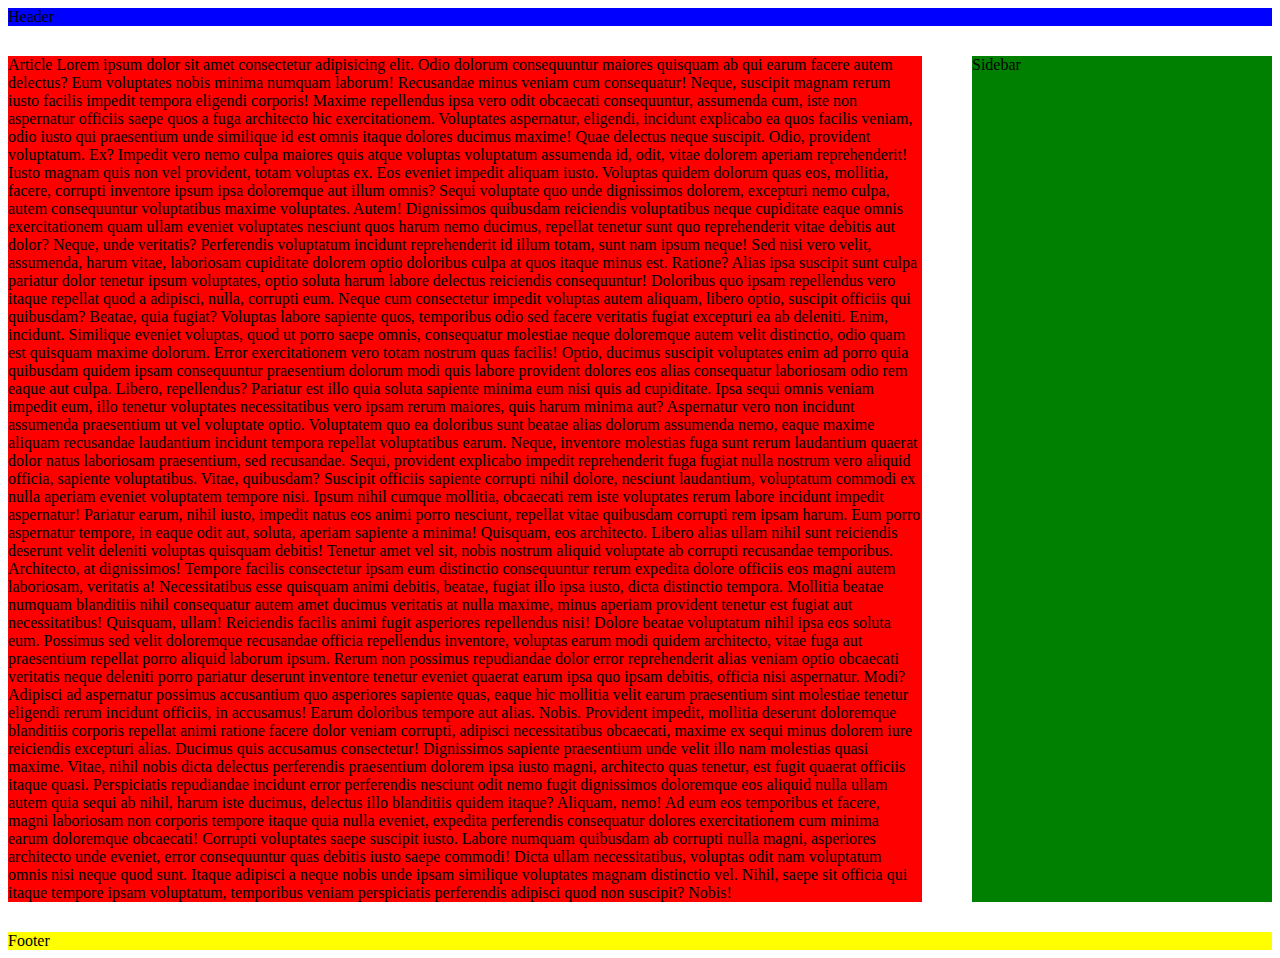
<file: scratch/index.html>
<!DOCTYPE html>
<html lang="en">
<head>
  <meta charset="UTF-8">
  <meta name="viewport" content="width=device-width, initial-scale=1.0">
  <title>CSS Grid Layout</title>
  <link rel="stylesheet" href="style.css">
</head>
<body>
  <div class="container">
    <header>Header</header>
    <article>Article Lorem ipsum dolor sit amet consectetur adipisicing elit. Odio dolorum consequuntur maiores quisquam ab qui earum facere autem delectus? Eum voluptates nobis minima numquam laborum! Recusandae minus veniam cum consequatur!
    Neque, suscipit magnam rerum iusto facilis impedit tempora eligendi corporis! Maxime repellendus ipsa vero odit obcaecati consequuntur, assumenda cum, iste non aspernatur officiis saepe quos a fuga architecto hic exercitationem.
    Voluptates aspernatur, eligendi, incidunt explicabo ea quos facilis veniam, odio iusto qui praesentium unde similique id est omnis itaque dolores ducimus maxime! Quae delectus neque suscipit. Odio, provident voluptatum. Ex?
    Impedit vero nemo culpa maiores quis atque voluptas voluptatum assumenda id, odit, vitae dolorem aperiam reprehenderit! Iusto magnam quis non vel provident, totam voluptas ex. Eos eveniet impedit aliquam iusto.
    Voluptas quidem dolorum quas eos, mollitia, facere, corrupti inventore ipsum ipsa doloremque aut illum omnis? Sequi voluptate quo unde dignissimos dolorem, excepturi nemo culpa, autem consequuntur voluptatibus maxime voluptates. Autem!
    Dignissimos quibusdam reiciendis voluptatibus neque cupiditate eaque omnis exercitationem quam ullam eveniet voluptates nesciunt quos harum nemo ducimus, repellat tenetur sunt quo reprehenderit vitae debitis aut dolor? Neque, unde veritatis?
    Perferendis voluptatum incidunt reprehenderit id illum totam, sunt nam ipsum neque! Sed nisi vero velit, assumenda, harum vitae, laboriosam cupiditate dolorem optio doloribus culpa at quos itaque minus est. Ratione?
    Alias ipsa suscipit sunt culpa pariatur dolor tenetur ipsum voluptates, optio soluta harum labore delectus reiciendis consequuntur! Doloribus quo ipsam repellendus vero itaque repellat quod a adipisci, nulla, corrupti eum.
    Neque cum consectetur impedit voluptas autem aliquam, libero optio, suscipit officiis qui quibusdam? Beatae, quia fugiat? Voluptas labore sapiente quos, temporibus odio sed facere veritatis fugiat excepturi ea ab deleniti.
    Enim, incidunt. Similique eveniet voluptas, quod ut porro saepe omnis, consequatur molestiae neque doloremque autem velit distinctio, odio quam est quisquam maxime dolorum. Error exercitationem vero totam nostrum quas facilis!
    Optio, ducimus suscipit voluptates enim ad porro quia quibusdam quidem ipsam consequuntur praesentium dolorum modi quis labore provident dolores eos alias consequatur laboriosam odio rem eaque aut culpa. Libero, repellendus?
    Pariatur est illo quia soluta sapiente minima eum nisi quis ad cupiditate. Ipsa sequi omnis veniam impedit eum, illo tenetur voluptates necessitatibus vero ipsam rerum maiores, quis harum minima aut?
    Aspernatur vero non incidunt assumenda praesentium ut vel voluptate optio. Voluptatem quo ea doloribus sunt beatae alias dolorum assumenda nemo, eaque maxime aliquam recusandae laudantium incidunt tempora repellat voluptatibus earum.
    Neque, inventore molestias fuga sunt rerum laudantium quaerat dolor natus laboriosam praesentium, sed recusandae. Sequi, provident explicabo impedit reprehenderit fuga fugiat nulla nostrum vero aliquid officia, sapiente voluptatibus. Vitae, quibusdam?
    Suscipit officiis sapiente corrupti nihil dolore, nesciunt laudantium, voluptatum commodi ex nulla aperiam eveniet voluptatem tempore nisi. Ipsum nihil cumque mollitia, obcaecati rem iste voluptates rerum labore incidunt impedit aspernatur!
    Pariatur earum, nihil iusto, impedit natus eos animi porro nesciunt, repellat vitae quibusdam corrupti rem ipsam harum. Eum porro aspernatur tempore, in eaque odit aut, soluta, aperiam sapiente a minima!
    Quisquam, eos architecto. Libero alias ullam nihil sunt reiciendis deserunt velit deleniti voluptas quisquam debitis! Tenetur amet vel sit, nobis nostrum aliquid voluptate ab corrupti recusandae temporibus. Architecto, at dignissimos!
    Tempore facilis consectetur ipsam eum distinctio consequuntur rerum expedita dolore officiis eos magni autem laboriosam, veritatis a! Necessitatibus esse quisquam animi debitis, beatae, fugiat illo ipsa iusto, dicta distinctio tempora.
    Mollitia beatae numquam blanditiis nihil consequatur autem amet ducimus veritatis at nulla maxime, minus aperiam provident tenetur est fugiat aut necessitatibus! Quisquam, ullam! Reiciendis facilis animi fugit asperiores repellendus nisi!
    Dolore beatae voluptatum nihil ipsa eos soluta eum. Possimus sed velit doloremque recusandae officia repellendus inventore, voluptas earum modi quidem architecto, vitae fuga aut praesentium repellat porro aliquid laborum ipsum.
    Rerum non possimus repudiandae dolor error reprehenderit alias veniam optio obcaecati veritatis neque deleniti porro pariatur deserunt inventore tenetur eveniet quaerat earum ipsa quo ipsam debitis, officia nisi aspernatur. Modi?
    Adipisci ad aspernatur possimus accusantium quo asperiores sapiente quas, eaque hic mollitia velit earum praesentium sint molestiae tenetur eligendi rerum incidunt officiis, in accusamus! Earum doloribus tempore aut alias. Nobis.
    Provident impedit, mollitia deserunt doloremque blanditiis corporis repellat animi ratione facere dolor veniam corrupti, adipisci necessitatibus obcaecati, maxime ex sequi minus dolorem iure reiciendis excepturi alias. Ducimus quis accusamus consectetur!
    Dignissimos sapiente praesentium unde velit illo nam molestias quasi maxime. Vitae, nihil nobis dicta delectus perferendis praesentium dolorem ipsa iusto magni, architecto quas tenetur, est fugit quaerat officiis itaque quasi.
    Perspiciatis repudiandae incidunt error perferendis nesciunt odit nemo fugit dignissimos doloremque eos aliquid nulla ullam autem quia sequi ab nihil, harum iste ducimus, delectus illo blanditiis quidem itaque? Aliquam, nemo!
    Ad eum eos temporibus et facere, magni laboriosam non corporis tempore itaque quia nulla eveniet, expedita perferendis consequatur dolores exercitationem cum minima earum doloremque obcaecati! Corrupti voluptates saepe suscipit iusto.
    Labore numquam quibusdam ab corrupti nulla magni, asperiores architecto unde eveniet, error consequuntur quas debitis iusto saepe commodi! Dicta ullam necessitatibus, voluptas odit nam voluptatum omnis nisi neque quod sunt.
    Itaque adipisci a neque nobis unde ipsam similique voluptates magnam distinctio vel. Nihil, saepe sit officia qui itaque tempore ipsam voluptatum, temporibus veniam perspiciatis perferendis adipisci quod non suscipit? Nobis!
  </article>
    <aside>Sidebar</aside>
    <footer>Footer</footer>
  </div>
</body>
</html>
</file>
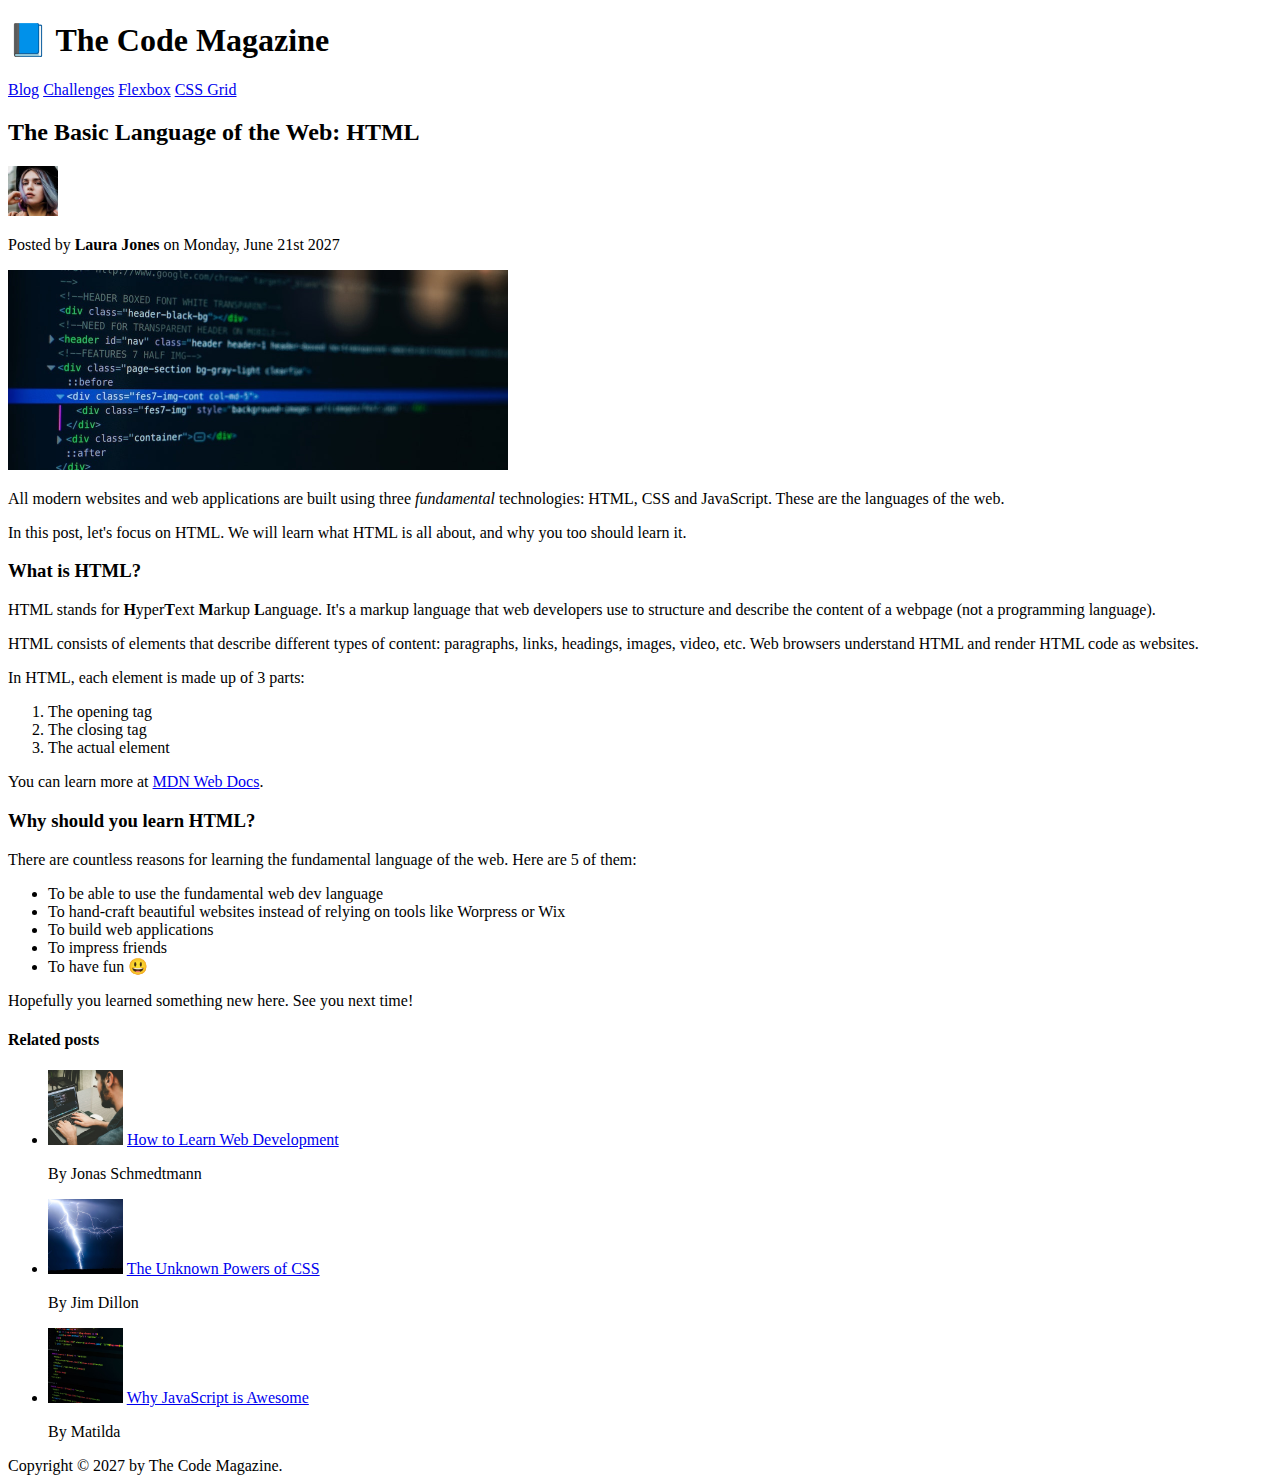
<file: html-css-course-master/final/02-HTML-Fundamentals/index.html>
<!DOCTYPE html>
<html lang="en">
  <head>
    <meta charset="UTF-8" />
    <title>The Basic Language of the Web: HTML</title>
  </head>

  <body>
    <!--
    <h1>The Basic Language of the Web: HTML</h1>
    <h2>The Basic Language of the Web: HTML</h2>
    <h3>The Basic Language of the Web: HTML</h3>
    <h4>The Basic Language of the Web: HTML</h4>
    <h5>The Basic Language of the Web: HTML</h5>
    <h6>The Basic Language of the Web: HTML</h6>
    -->

    <header>
      <h1>📘 The Code Magazine</h1>

      <nav>
        <a href="blog.html">Blog</a>
        <a href="#">Challenges</a>
        <a href="#">Flexbox</a>
        <a href="#">CSS Grid</a>
      </nav>
    </header>

    <article>
      <header>
        <h2>The Basic Language of the Web: HTML</h2>

        <img
          src="img/laura-jones.jpg"
          alt="Headshot of Laura Jones"
          height="50"
          width="50"
        />

        <p>Posted by <strong>Laura Jones</strong> on Monday, June 21st 2027</p>

        <img
          src="img/post-img.jpg"
          alt="HTML code on a screen"
          width="500"
          height="200"
        />
      </header>

      <p>
        All modern websites and web applications are built using three
        <em>fundamental</em>
        technologies: HTML, CSS and JavaScript. These are the languages of the
        web.
      </p>

      <p>
        In this post, let's focus on HTML. We will learn what HTML is all about,
        and why you too should learn it.
      </p>

      <h3>What is HTML?</h3>
      <p>
        HTML stands for <strong>H</strong>yper<strong>T</strong>ext
        <strong>M</strong>arkup <strong>L</strong>anguage. It's a markup
        language that web developers use to structure and describe the content
        of a webpage (not a programming language).
      </p>
      <p>
        HTML consists of elements that describe different types of content:
        paragraphs, links, headings, images, video, etc. Web browsers understand
        HTML and render HTML code as websites.
      </p>
      <p>In HTML, each element is made up of 3 parts:</p>

      <ol>
        <li>The opening tag</li>
        <li>The closing tag</li>
        <li>The actual element</li>
      </ol>

      <p>
        You can learn more at
        <a
          href="https://developer.mozilla.org/en-US/docs/Web/HTML"
          target="_blank"
          >MDN Web Docs</a
        >.
      </p>

      <h3>Why should you learn HTML?</h3>

      <p>
        There are countless reasons for learning the fundamental language of the
        web. Here are 5 of them:
      </p>

      <ul>
        <li>To be able to use the fundamental web dev language</li>
        <li>
          To hand-craft beautiful websites instead of relying on tools like
          Worpress or Wix
        </li>
        <li>To build web applications</li>
        <li>To impress friends</li>
        <li>To have fun 😃</li>
      </ul>

      <p>Hopefully you learned something new here. See you next time!</p>
    </article>

    <aside>
      <h4>Related posts</h4>

      <ul>
        <li>
          <img
            src="img/related-1.jpg"
            alt="Person programming"
            width="75"
            width="75"
          />
          <a href="#">How to Learn Web Development</a>
          <p>By Jonas Schmedtmann</p>
        </li>
        <li>
          <img src="img/related-2.jpg" alt="Lightning" width="75" heigth="75" />
          <a href="#">The Unknown Powers of CSS</a>
          <p>By Jim Dillon</p>
        </li>
        <li>
          <img
            src="img/related-3.jpg"
            alt="JavaScript code on a screen"
            width="75"
            height="75"
          />
          <a href="#">Why JavaScript is Awesome</a>
          <p>By Matilda</p>
        </li>
      </ul>
    </aside>

    <footer>Copyright &copy; 2027 by The Code Magazine.</footer>
  </body>
</html>
</file>
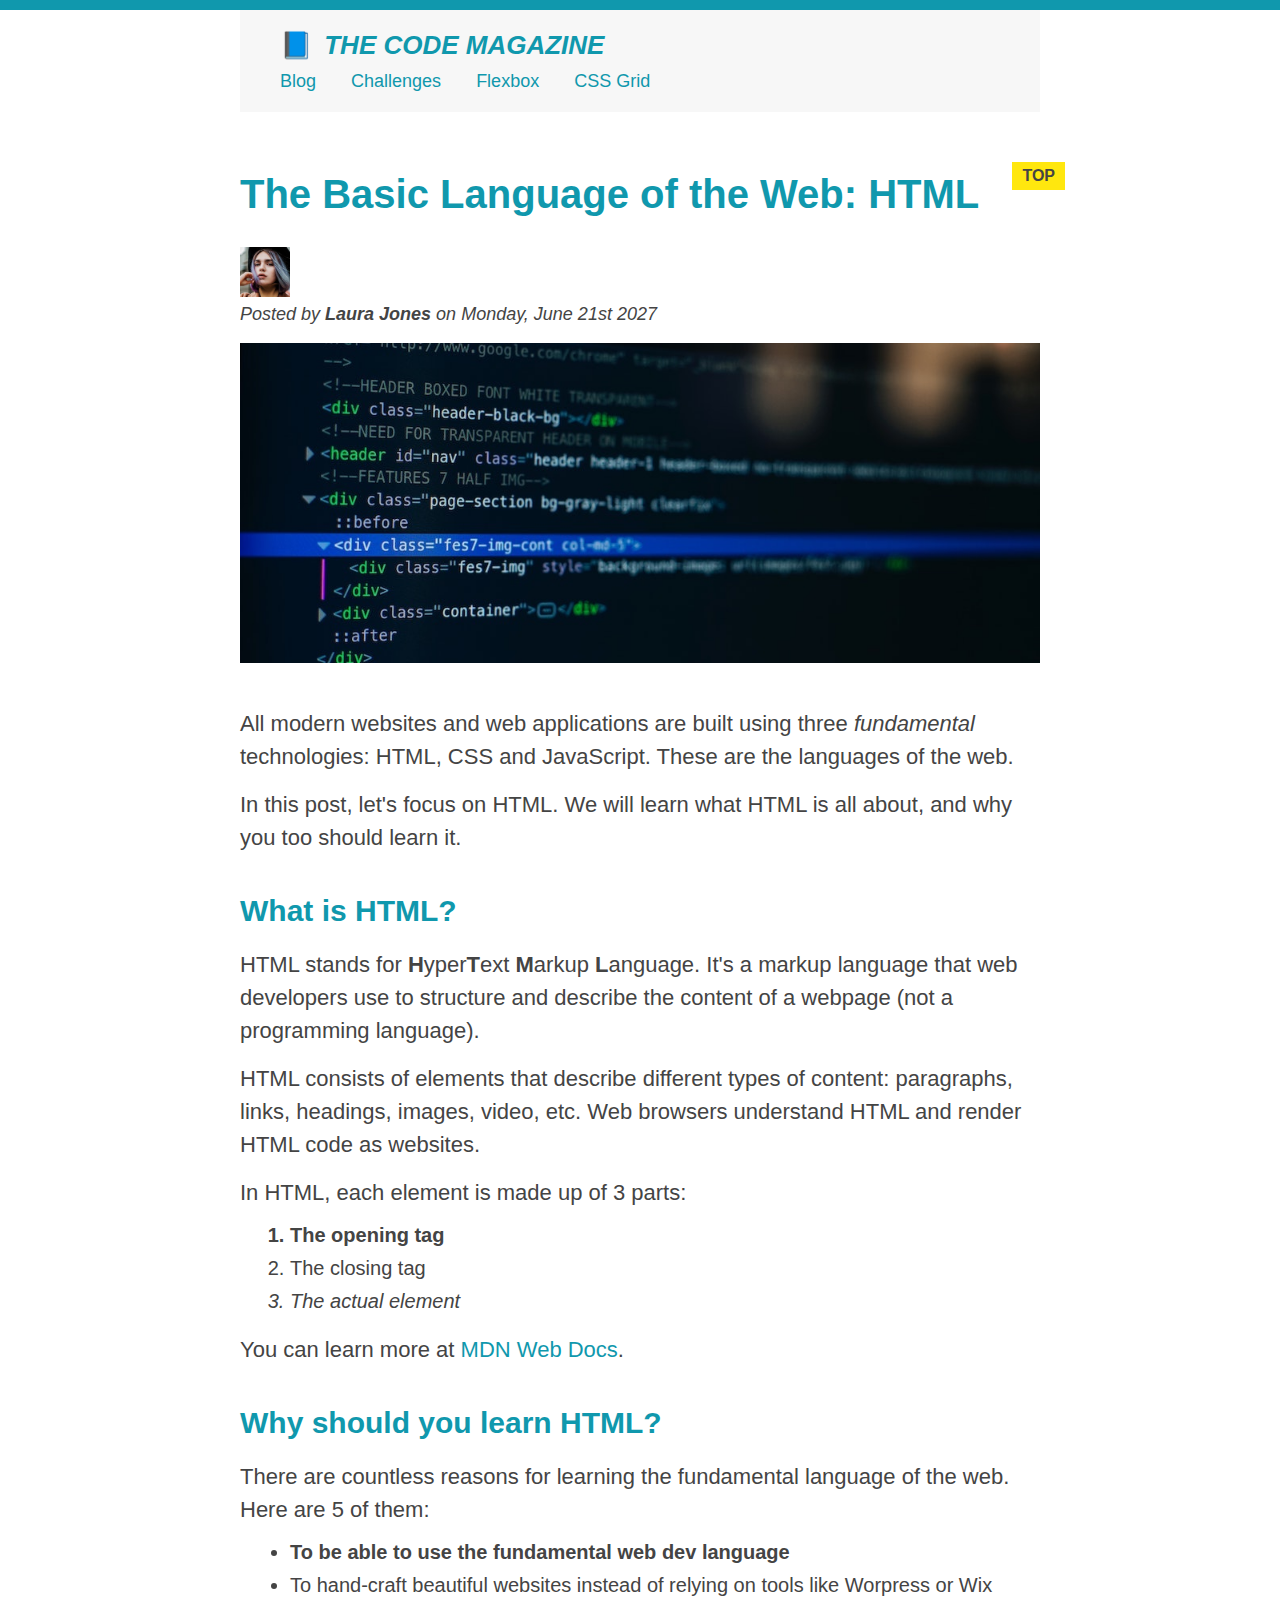
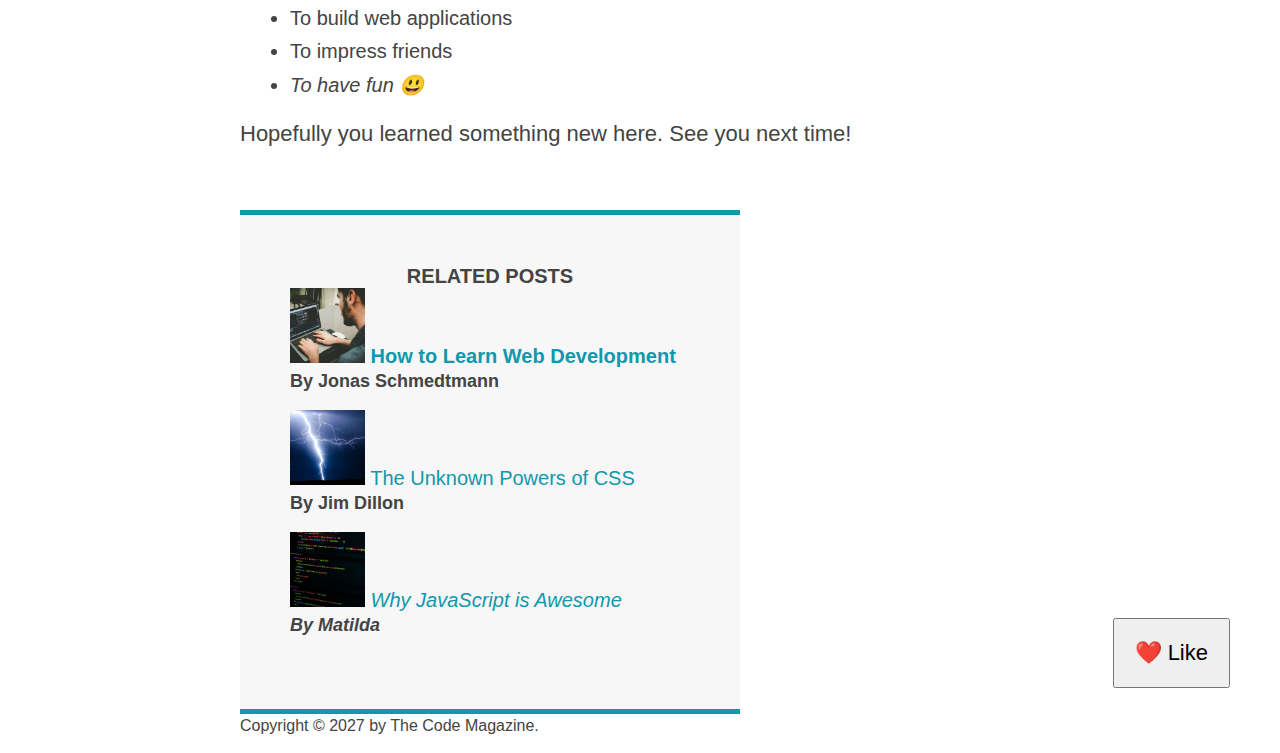
<file: html-css-course-master/final/03-CSS-Fundamentals/index.html>
<!DOCTYPE html>
<html lang="en">
  <head>
    <meta charset="UTF-8" />
    <link href="style.css" rel="stylesheet" />

    <title>The Basic Language of the Web: HTML</title>
  </head>

  <body>
    <!--
    <h1>The Basic Language of the Web: HTML</h1>
    <h2>The Basic Language of the Web: HTML</h2>
    <h3>The Basic Language of the Web: HTML</h3>
    <h4>The Basic Language of the Web: HTML</h4>
    <h5>The Basic Language of the Web: HTML</h5>
    <h6>The Basic Language of the Web: HTML</h6>
    -->

    <div class="container">
      <header class="main-header">
        <h1>📘 The Code Magazine</h1>

        <nav>
          <!-- <strong>This is the navigation</strong> -->
          <a href="blog.html">Blog</a>
          <a href="#">Challenges</a>
          <a href="#">Flexbox</a>
          <a href="#">CSS Grid</a>
        </nav>
      </header>

      <article>
        <header class="post-header">
          <h2>The Basic Language of the Web: HTML</h2>

          <img
            src="img/laura-jones.jpg"
            alt="Headshot of Laura Jones"
            height="50"
            width="50"
          />

          <p id="author">
            Posted by <strong>Laura Jones</strong> on Monday, June 21st 2027
          </p>

          <img
            src="img/post-img.jpg"
            alt="HTML code on a screen"
            width="500"
            height="200"
            class="post-img"
          />
          <button>❤️ Like</button>
        </header>

        <p>
          All modern websites and web applications are built using three
          <em>fundamental</em>
          technologies: HTML, CSS and JavaScript. These are the languages of the
          web.
        </p>

        <p>
          In this post, let's focus on HTML. We will learn what HTML is all
          about, and why you too should learn it.
        </p>

        <h3>What is HTML?</h3>
        <p>
          HTML stands for <strong>H</strong>yper<strong>T</strong>ext
          <strong>M</strong>arkup <strong>L</strong>anguage. It's a markup
          language that web developers use to structure and describe the content
          of a webpage (not a programming language).
        </p>
        <p>
          HTML consists of elements that describe different types of content:
          paragraphs, links, headings, images, video, etc. Web browsers
          understand HTML and render HTML code as websites.
        </p>
        <p>In HTML, each element is made up of 3 parts:</p>

        <ol>
          <li class="first-li">The opening tag</li>
          <li>The closing tag</li>
          <li>The actual element</li>
        </ol>

        <p>
          You can learn more at
          <a
            href="https://developer.mozilla.org/en-US/docs/Web/HTML"
            target="_blank"
            >MDN Web Docs</a
          >.
        </p>

        <h3>Why should you learn HTML?</h3>

        <p>
          There are countless reasons for learning the fundamental language of
          the web. Here are 5 of them:
        </p>

        <ul>
          <li class="first-li">
            To be able to use the fundamental web dev language
          </li>
          <li>
            To hand-craft beautiful websites instead of relying on tools like
            Worpress or Wix
          </li>
          <li>To build web applications</li>
          <li>To impress friends</li>
          <li>To have fun 😃</li>
        </ul>

        <p>Hopefully you learned something new here. See you next time!</p>
      </article>

      <aside>
        <h4>Related posts</h4>

        <ul class="related">
          <li>
            <img
              src="img/related-1.jpg"
              alt="Person programming"
              width="75"
              height="75"
            />
            <a href="#">How to Learn Web Development</a>
            <p class="related-author">By Jonas Schmedtmann</p>
          </li>
          <li>
            <img
              src="img/related-2.jpg"
              alt="Lightning"
              width="75"
              height="75"
            />
            <a href="#">The Unknown Powers of CSS</a>
            <p class="related-author">By Jim Dillon</p>
          </li>
          <li>
            <img
              src="img/related-3.jpg"
              alt="JavaScript code on a screen"
              width="75"
              height="75"
            />
            <a href="#">Why JavaScript is Awesome</a>
            <p class="related-author">By Matilda</p>
          </li>
        </ul>
      </aside>

      <footer>
        <p id="copyright" class="copyright text">
          Copyright &copy; 2027 by The Code Magazine.
        </p>
      </footer>
    </div>
  </body>
</html>
</file>
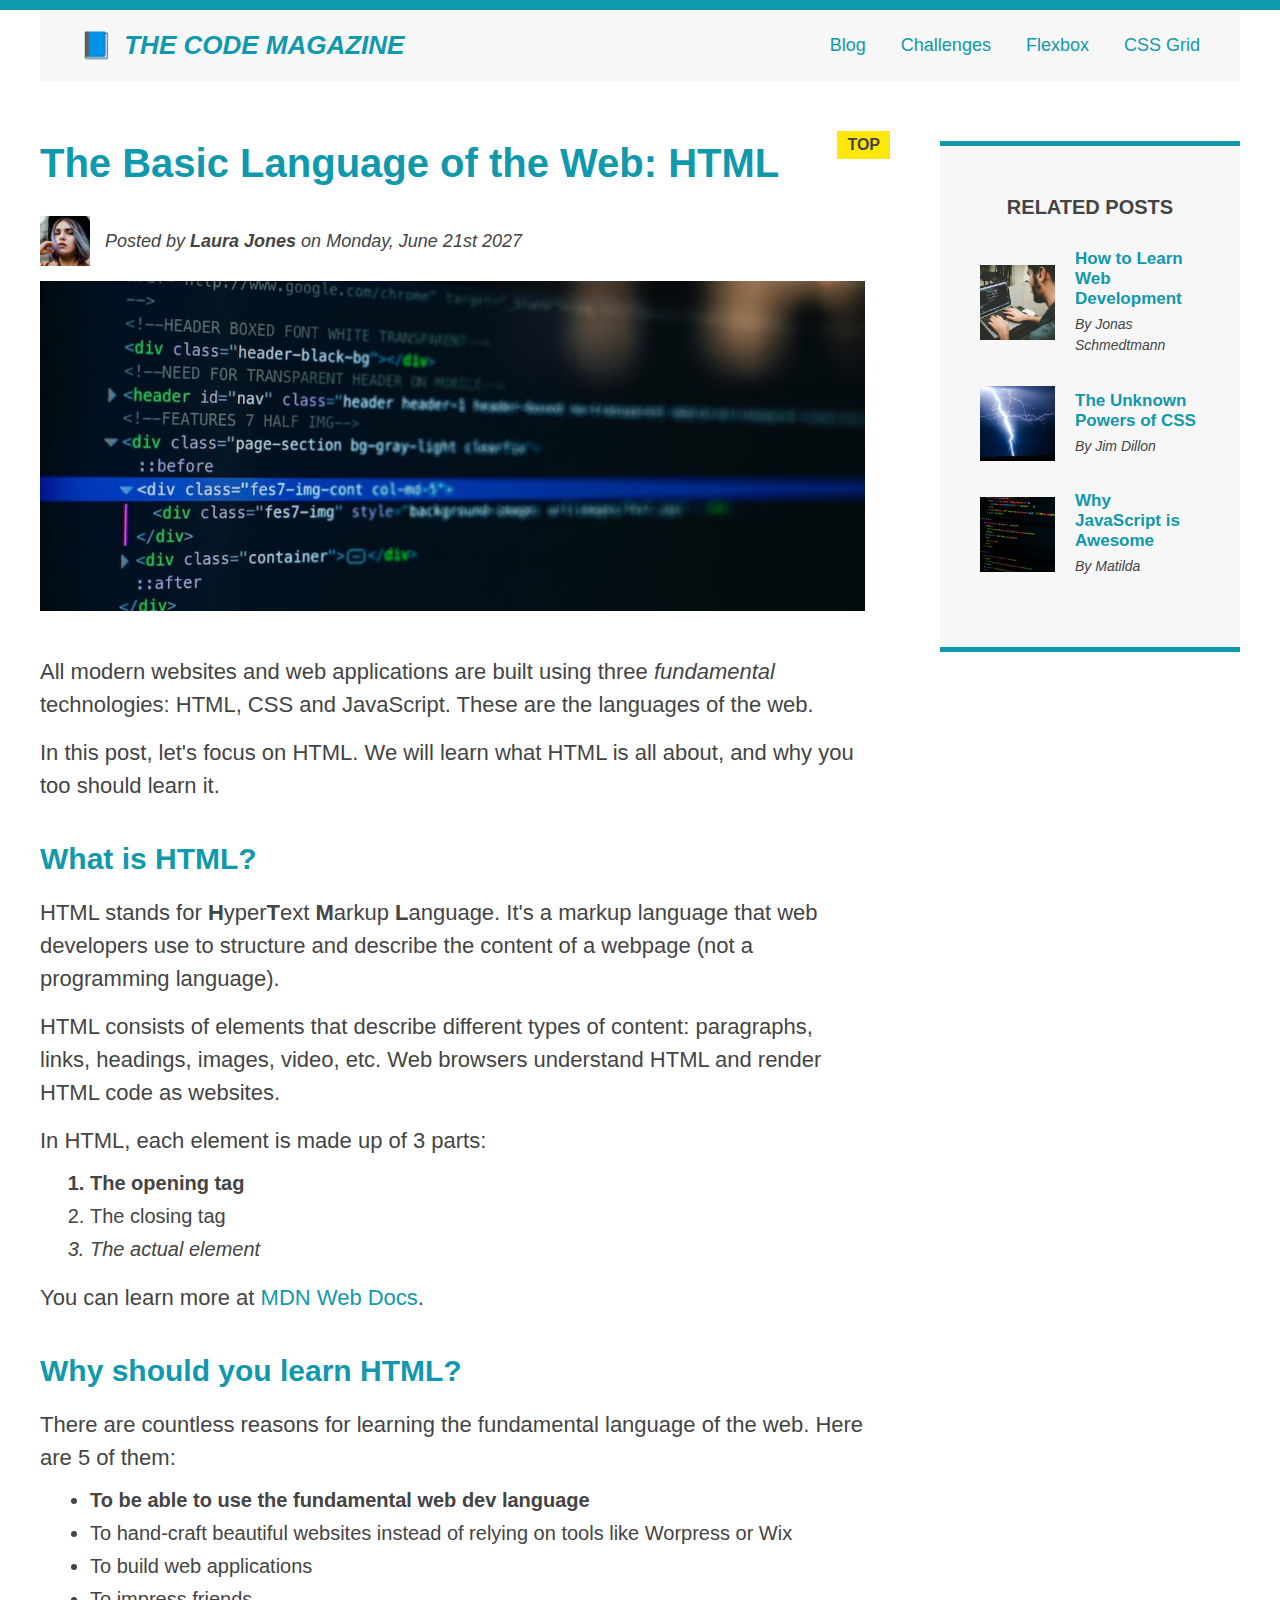
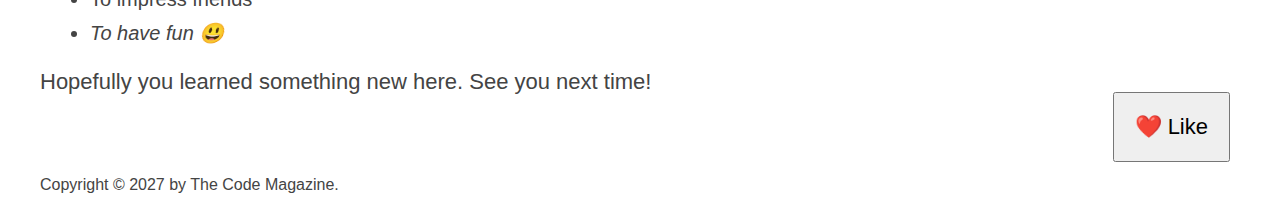
<file: html-css-course-master/final/04-CSS-Layouts/index.html>
<!DOCTYPE html>
<html lang="en">
  <head>
    <meta charset="UTF-8" />
    <link href="style.css" rel="stylesheet" />

    <title>The Basic Language of the Web: HTML</title>
  </head>

  <body>
    <!--
    <h1>The Basic Language of the Web: HTML</h1>
    <h2>The Basic Language of the Web: HTML</h2>
    <h3>The Basic Language of the Web: HTML</h3>
    <h4>The Basic Language of the Web: HTML</h4>
    <h5>The Basic Language of the Web: HTML</h5>
    <h6>The Basic Language of the Web: HTML</h6>
    -->

    <div class="container">
      <header class="main-header clearfix">
        <h1>📘 The Code Magazine</h1>

        <nav>
          <!-- <strong>This is the navigation</strong> -->
          <a href="blog.html">Blog</a>
          <a href="#">Challenges</a>
          <a href="flexbox.html">Flexbox</a>
          <a href="css-grid.html">CSS Grid</a>
        </nav>

        <!-- <div class="clear"></div> -->
      </header>

      <!-- ONLY NECESSARY FOR FLEXBOX -->
      <!-- <div class="row"> -->
      <article>
        <header class="post-header">
          <h2>The Basic Language of the Web: HTML</h2>

          <div class="author-box">
            <img
              src="img/laura-jones.jpg"
              alt="Headshot of Laura Jones"
              height="50"
              width="50"
              class="author-img"
            />

            <p id="author" class="author">
              Posted by <strong>Laura Jones</strong> on Monday, June 21st 2027
            </p>
          </div>

          <img
            src="img/post-img.jpg"
            alt="HTML code on a screen"
            width="500"
            height="200"
            class="post-img"
          />
          <button>❤️ Like</button>
        </header>

        <p>
          All modern websites and web applications are built using three
          <em>fundamental</em>
          technologies: HTML, CSS and JavaScript. These are the languages of the
          web.
        </p>

        <p>
          In this post, let's focus on HTML. We will learn what HTML is all
          about, and why you too should learn it.
        </p>

        <h3>What is HTML?</h3>
        <p>
          HTML stands for <strong>H</strong>yper<strong>T</strong>ext
          <strong>M</strong>arkup <strong>L</strong>anguage. It's a markup
          language that web developers use to structure and describe the content
          of a webpage (not a programming language).
        </p>
        <p>
          HTML consists of elements that describe different types of content:
          paragraphs, links, headings, images, video, etc. Web browsers
          understand HTML and render HTML code as websites.
        </p>
        <p>In HTML, each element is made up of 3 parts:</p>

        <ol>
          <li class="first-li">The opening tag</li>
          <li>The closing tag</li>
          <li>The actual element</li>
        </ol>

        <p>
          You can learn more at
          <a
            href="https://developer.mozilla.org/en-US/docs/Web/HTML"
            target="_blank"
            >MDN Web Docs</a
          >.
        </p>

        <h3>Why should you learn HTML?</h3>

        <p>
          There are countless reasons for learning the fundamental language of
          the web. Here are 5 of them:
        </p>

        <ul>
          <li class="first-li">
            To be able to use the fundamental web dev language
          </li>
          <li>
            To hand-craft beautiful websites instead of relying on tools like
            Worpress or Wix
          </li>
          <li>To build web applications</li>
          <li>To impress friends</li>
          <li>To have fun 😃</li>
        </ul>

        <p>Hopefully you learned something new here. See you next time!</p>
      </article>

      <aside>
        <h4>Related posts</h4>

        <ul class="related">
          <li class="related-post">
            <img
              src="img/related-1.jpg"
              alt="Person programming"
              width="75"
              height="75"
            />
            <div>
              <a href="#" class="related-link">How to Learn Web Development</a>
              <p class="related-author">By Jonas Schmedtmann</p>
            </div>
          </li>
          <li class="related-post">
            <img
              src="img/related-2.jpg"
              alt="Lightning"
              width="75"
              height="75"
            />
            <div>
              <a href="#" class="related-link">The Unknown Powers of CSS</a>
              <p class="related-author">By Jim Dillon</p>
            </div>
          </li>
          <li class="related-post">
            <img
              src="img/related-3.jpg"
              alt="JavaScript code on a screen"
              width="75"
              height="75"
            />
            <div>
              <a href="#" class="related-link">Why JavaScript is Awesome</a>
              <p class="related-author">By Matilda</p>
            </div>
          </li>
        </ul>
      </aside>
      <!-- </div> -->

      <footer>
        <p id="copyright" class="copyright text">
          Copyright &copy; 2027 by The Code Magazine.
        </p>
      </footer>
    </div>
  </body>
</html>
</file>
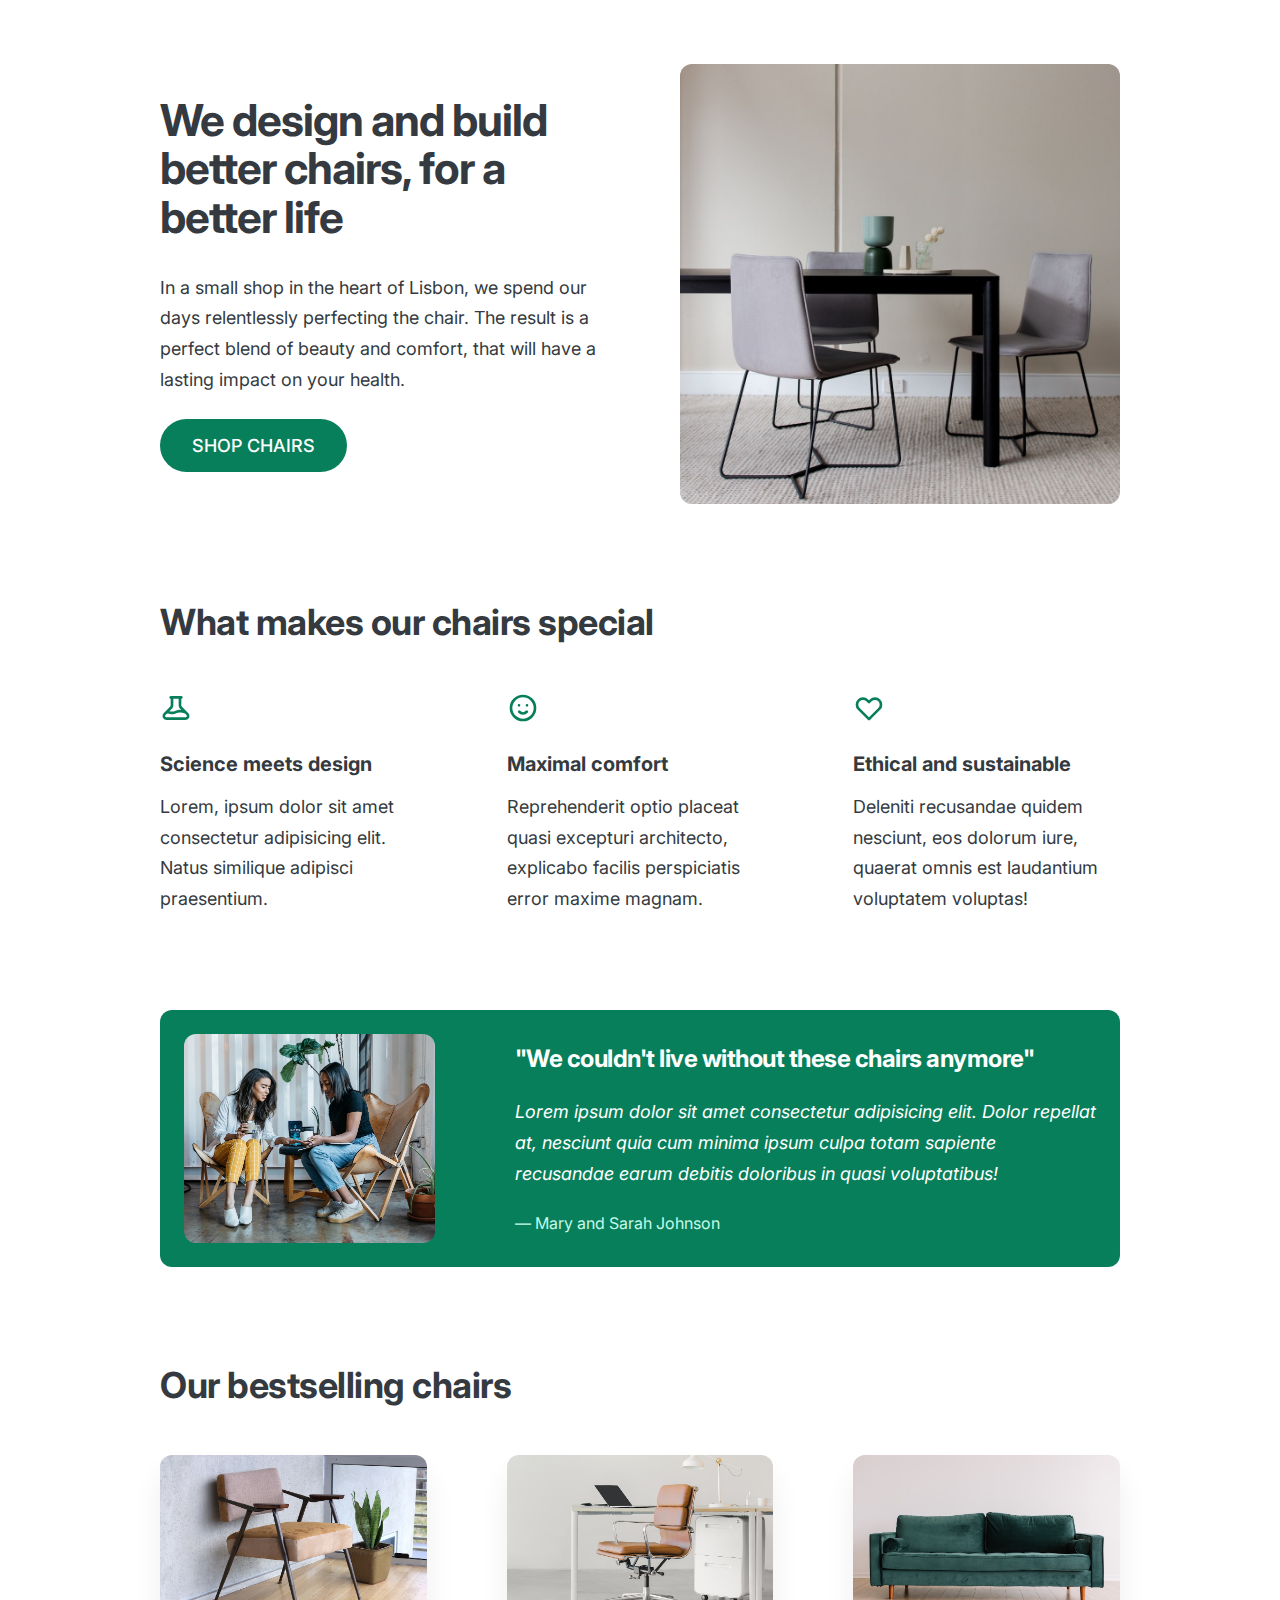
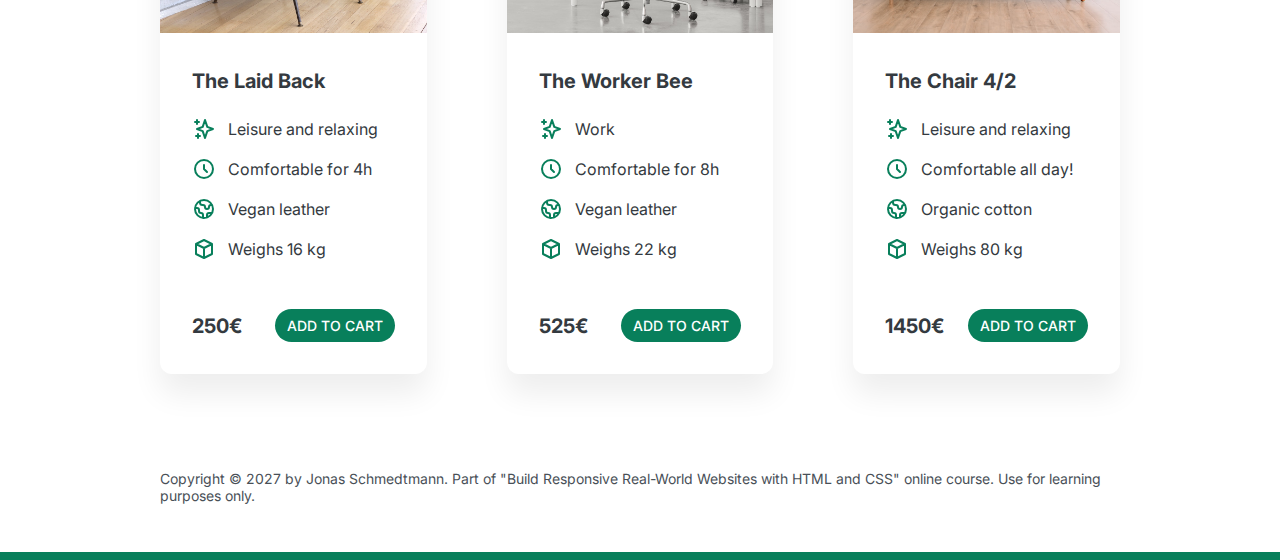
<file: html-css-course-master/final/05-Design/index.html>
<!DOCTYPE html>
<html lang="en">
  <head>
    <meta charset="UTF-8" />
    <meta http-equiv="X-UA-Compatible" content="IE=edge" />
    <meta name="viewport" content="width=device-width, initial-scale=1.0" />

    <link rel="preconnect" href="https://fonts.gstatic.com" />
    <link
      href="https://fonts.googleapis.com/css2?family=Inter:wght@400;500;700&display=swap"
      rel="stylesheet"
    />

    <link rel="stylesheet" href="style.css" />
    <title>Lisbon Chair Shop</title>
  </head>
  <body>
    <div class="container">
      <header>
        <div class="header-text-box">
          <h1>We design and build better chairs, for a better life</h1>
          <p class="header-text">
            In a small shop in the heart of Lisbon, we spend our days
            relentlessly perfecting the chair. The result is a perfect blend of
            beauty and comfort, that will have a lasting impact on your health.
          </p>
          <a class="btn btn--big" href="#">Shop chairs</a>
        </div>
        <img src="hero.jpg" alt="Photo" />
      </header>

      <section>
        <h2>What makes our chairs special</h2>
        <div class="grid-3-cols">
          <div>
            <svg
              xmlns="http://www.w3.org/2000/svg"
              class="features-icon"
              fill="none"
              viewBox="0 0 24 24"
              stroke="currentColor"
            >
              <path
                stroke-linecap="round"
                stroke-linejoin="round"
                stroke-width="2"
                d="M19.428 15.428a2 2 0 00-1.022-.547l-2.387-.477a6 6 0 00-3.86.517l-.318.158a6 6 0 01-3.86.517L6.05 15.21a2 2 0 00-1.806.547M8 4h8l-1 1v5.172a2 2 0 00.586 1.414l5 5c1.26 1.26.367 3.414-1.415 3.414H4.828c-1.782 0-2.674-2.154-1.414-3.414l5-5A2 2 0 009 10.172V5L8 4z"
              />
            </svg>
            <p class="features-title"><strong>Science meets design</strong></p>
            <p class="features-text">
              Lorem, ipsum dolor sit amet consectetur adipisicing elit. Natus
              similique adipisci praesentium.
            </p>
          </div>

          <div>
            <svg
              xmlns="http://www.w3.org/2000/svg"
              class="features-icon"
              fill="none"
              viewBox="0 0 24 24"
              stroke="currentColor"
            >
              <path
                stroke-linecap="round"
                stroke-linejoin="round"
                stroke-width="2"
                d="M14.828 14.828a4 4 0 01-5.656 0M9 10h.01M15 10h.01M21 12a9 9 0 11-18 0 9 9 0 0118 0z"
              />
            </svg>
            <p class="features-title">
              <strong>Maximal comfort</strong>
            </p>
            <p class="features-text">
              Reprehenderit optio placeat quasi excepturi architecto, explicabo
              facilis perspiciatis error maxime magnam.
            </p>
          </div>

          <div>
            <svg
              xmlns="http://www.w3.org/2000/svg"
              class="features-icon"
              fill="none"
              viewBox="0 0 24 24"
              stroke="currentColor"
            >
              <path
                stroke-linecap="round"
                stroke-linejoin="round"
                stroke-width="2"
                d="M4.318 6.318a4.5 4.5 0 000 6.364L12 20.364l7.682-7.682a4.5 4.5 0 00-6.364-6.364L12 7.636l-1.318-1.318a4.5 4.5 0 00-6.364 0z"
              />
            </svg>
            <p class="features-title">
              <strong>Ethical and sustainable</strong>
            </p>
            <p class="features-text">
              Deleniti recusandae quidem nesciunt, eos dolorum iure, quaerat
              omnis est laudantium voluptatem voluptas!
            </p>
          </div>
        </div>
      </section>

      <section class="testimonial-section">
        <div class="grid-3-cols">
          <img src="customers.jpg" alt="People sitting on chairs" />
          <div class="testimonial-box">
            <h2>"We couldn't live without these chairs anymore"</h2>
            <blockquote class="testimonial-text">
              Lorem ipsum dolor sit amet consectetur adipisicing elit. Dolor
              repellat at, nesciunt quia cum minima ipsum culpa totam sapiente
              recusandae earum debitis doloribus in quasi voluptatibus!
            </blockquote>
            <p class="testimonial-author">&mdash; Mary and Sarah Johnson</p>
          </div>
        </div>
      </section>

      <section>
        <h2>Our bestselling chairs</h2>
        <div class="grid-3-cols">
          <figure class="chair">
            <img src="chair-1.jpg" alt="Chair" />
            <div class="chair-box">
              <h3>The Laid Back</h3>
              <ul class="chair-details">
                <li>
                  <svg
                    xmlns="http://www.w3.org/2000/svg"
                    class="chair-icon"
                    fill="none"
                    viewBox="0 0 24 24"
                    stroke="currentColor"
                  >
                    <path
                      stroke-linecap="round"
                      stroke-linejoin="round"
                      stroke-width="2"
                      d="M5 3v4M3 5h4M6 17v4m-2-2h4m5-16l2.286 6.857L21 12l-5.714 2.143L13 21l-2.286-6.857L5 12l5.714-2.143L13 3z"
                    />
                  </svg>
                  <!-- Span is a generic INLINE text element, it doesn't have any meaning. It's like a div element, but inline -->
                  <span>Leisure and relaxing</span>
                </li>
                <li>
                  <svg
                    xmlns="http://www.w3.org/2000/svg"
                    class="chair-icon"
                    fill="none"
                    viewBox="0 0 24 24"
                    stroke="currentColor"
                  >
                    <path
                      stroke-linecap="round"
                      stroke-linejoin="round"
                      stroke-width="2"
                      d="M12 8v4l3 3m6-3a9 9 0 11-18 0 9 9 0 0118 0z"
                    />
                  </svg>
                  <span>Comfortable for 4h</span>
                </li>
                <li>
                  <svg
                    xmlns="http://www.w3.org/2000/svg"
                    class="chair-icon"
                    fill="none"
                    viewBox="0 0 24 24"
                    stroke="currentColor"
                  >
                    <path
                      stroke-linecap="round"
                      stroke-linejoin="round"
                      stroke-width="2"
                      d="M3.055 11H5a2 2 0 012 2v1a2 2 0 002 2 2 2 0 012 2v2.945M8 3.935V5.5A2.5 2.5 0 0010.5 8h.5a2 2 0 012 2 2 2 0 104 0 2 2 0 012-2h1.064M15 20.488V18a2 2 0 012-2h3.064M21 12a9 9 0 11-18 0 9 9 0 0118 0z"
                    />
                  </svg>
                  <span>Vegan leather</span>
                </li>
                <li>
                  <svg
                    xmlns="http://www.w3.org/2000/svg"
                    class="chair-icon"
                    fill="none"
                    viewBox="0 0 24 24"
                    stroke="currentColor"
                  >
                    <path
                      stroke-linecap="round"
                      stroke-linejoin="round"
                      stroke-width="2"
                      d="M20 7l-8-4-8 4m16 0l-8 4m8-4v10l-8 4m0-10L4 7m8 4v10M4 7v10l8 4"
                    />
                  </svg>
                  <span>Weighs 16 kg</span>
                </li>
              </ul>
              <div class="chair-price">
                <strong>250€</strong>
                <a href="#" class="btn btn--small">Add to cart</a>
              </div>
            </div>
          </figure>

          <figure class="chair">
            <img src="chair-2.jpg" alt="Chair" />
            <div class="chair-box">
              <h3>The Worker Bee</h3>
              <ul class="chair-details">
                <li>
                  <svg
                    xmlns="http://www.w3.org/2000/svg"
                    class="chair-icon"
                    fill="none"
                    viewBox="0 0 24 24"
                    stroke="currentColor"
                  >
                    <path
                      stroke-linecap="round"
                      stroke-linejoin="round"
                      stroke-width="2"
                      d="M5 3v4M3 5h4M6 17v4m-2-2h4m5-16l2.286 6.857L21 12l-5.714 2.143L13 21l-2.286-6.857L5 12l5.714-2.143L13 3z"
                    />
                  </svg>
                  <span>Work</span>
                </li>
                <li>
                  <svg
                    xmlns="http://www.w3.org/2000/svg"
                    class="chair-icon"
                    fill="none"
                    viewBox="0 0 24 24"
                    stroke="currentColor"
                  >
                    <path
                      stroke-linecap="round"
                      stroke-linejoin="round"
                      stroke-width="2"
                      d="M12 8v4l3 3m6-3a9 9 0 11-18 0 9 9 0 0118 0z"
                    />
                  </svg>
                  <span>Comfortable for 8h</span>
                </li>
                <li>
                  <svg
                    xmlns="http://www.w3.org/2000/svg"
                    class="chair-icon"
                    fill="none"
                    viewBox="0 0 24 24"
                    stroke="currentColor"
                  >
                    <path
                      stroke-linecap="round"
                      stroke-linejoin="round"
                      stroke-width="2"
                      d="M3.055 11H5a2 2 0 012 2v1a2 2 0 002 2 2 2 0 012 2v2.945M8 3.935V5.5A2.5 2.5 0 0010.5 8h.5a2 2 0 012 2 2 2 0 104 0 2 2 0 012-2h1.064M15 20.488V18a2 2 0 012-2h3.064M21 12a9 9 0 11-18 0 9 9 0 0118 0z"
                    />
                  </svg>
                  <span>Vegan leather</span>
                </li>
                <li>
                  <svg
                    xmlns="http://www.w3.org/2000/svg"
                    class="chair-icon"
                    fill="none"
                    viewBox="0 0 24 24"
                    stroke="currentColor"
                  >
                    <path
                      stroke-linecap="round"
                      stroke-linejoin="round"
                      stroke-width="2"
                      d="M20 7l-8-4-8 4m16 0l-8 4m8-4v10l-8 4m0-10L4 7m8 4v10M4 7v10l8 4"
                    />
                  </svg>
                  <span>Weighs 22 kg</span>
                </li>
              </ul>
              <div class="chair-price">
                <strong>525€</strong>
                <a href="#" class="btn btn--small">Add to cart</a>
              </div>
            </div>
          </figure>

          <figure class="chair">
            <img src="chair-3.jpg" alt="Chair" />
            <div class="chair-box">
              <h3>The Chair 4/2</h3>
              <ul class="chair-details">
                <li>
                  <svg
                    xmlns="http://www.w3.org/2000/svg"
                    class="chair-icon"
                    fill="none"
                    viewBox="0 0 24 24"
                    stroke="currentColor"
                  >
                    <path
                      stroke-linecap="round"
                      stroke-linejoin="round"
                      stroke-width="2"
                      d="M5 3v4M3 5h4M6 17v4m-2-2h4m5-16l2.286 6.857L21 12l-5.714 2.143L13 21l-2.286-6.857L5 12l5.714-2.143L13 3z"
                    />
                  </svg>
                  <span>Leisure and relaxing</span>
                </li>
                <li>
                  <svg
                    xmlns="http://www.w3.org/2000/svg"
                    class="chair-icon"
                    fill="none"
                    viewBox="0 0 24 24"
                    stroke="currentColor"
                  >
                    <path
                      stroke-linecap="round"
                      stroke-linejoin="round"
                      stroke-width="2"
                      d="M12 8v4l3 3m6-3a9 9 0 11-18 0 9 9 0 0118 0z"
                    />
                  </svg>
                  <span>Comfortable all day!</span>
                </li>
                <li>
                  <svg
                    xmlns="http://www.w3.org/2000/svg"
                    class="chair-icon"
                    fill="none"
                    viewBox="0 0 24 24"
                    stroke="currentColor"
                  >
                    <path
                      stroke-linecap="round"
                      stroke-linejoin="round"
                      stroke-width="2"
                      d="M3.055 11H5a2 2 0 012 2v1a2 2 0 002 2 2 2 0 012 2v2.945M8 3.935V5.5A2.5 2.5 0 0010.5 8h.5a2 2 0 012 2 2 2 0 104 0 2 2 0 012-2h1.064M15 20.488V18a2 2 0 012-2h3.064M21 12a9 9 0 11-18 0 9 9 0 0118 0z"
                    />
                  </svg>
                  <span>Organic cotton</span>
                </li>
                <li>
                  <svg
                    xmlns="http://www.w3.org/2000/svg"
                    class="chair-icon"
                    fill="none"
                    viewBox="0 0 24 24"
                    stroke="currentColor"
                  >
                    <path
                      stroke-linecap="round"
                      stroke-linejoin="round"
                      stroke-width="2"
                      d="M20 7l-8-4-8 4m16 0l-8 4m8-4v10l-8 4m0-10L4 7m8 4v10M4 7v10l8 4"
                    />
                  </svg>
                  <span>Weighs 80 kg</span>
                </li>
              </ul>
              <div class="chair-price">
                <strong>1450€</strong>
                <a href="#" class="btn btn--small">Add to cart</a>
              </div>
            </div>
          </figure>
        </div>
      </section>

      <footer>
        Copyright &copy; 2027 by Jonas Schmedtmann. Part of "Build Responsive
        Real-World Websites with HTML and CSS" online course. Use for learning
        purposes only.
      </footer>
    </div>
  </body>
</html>
</file>
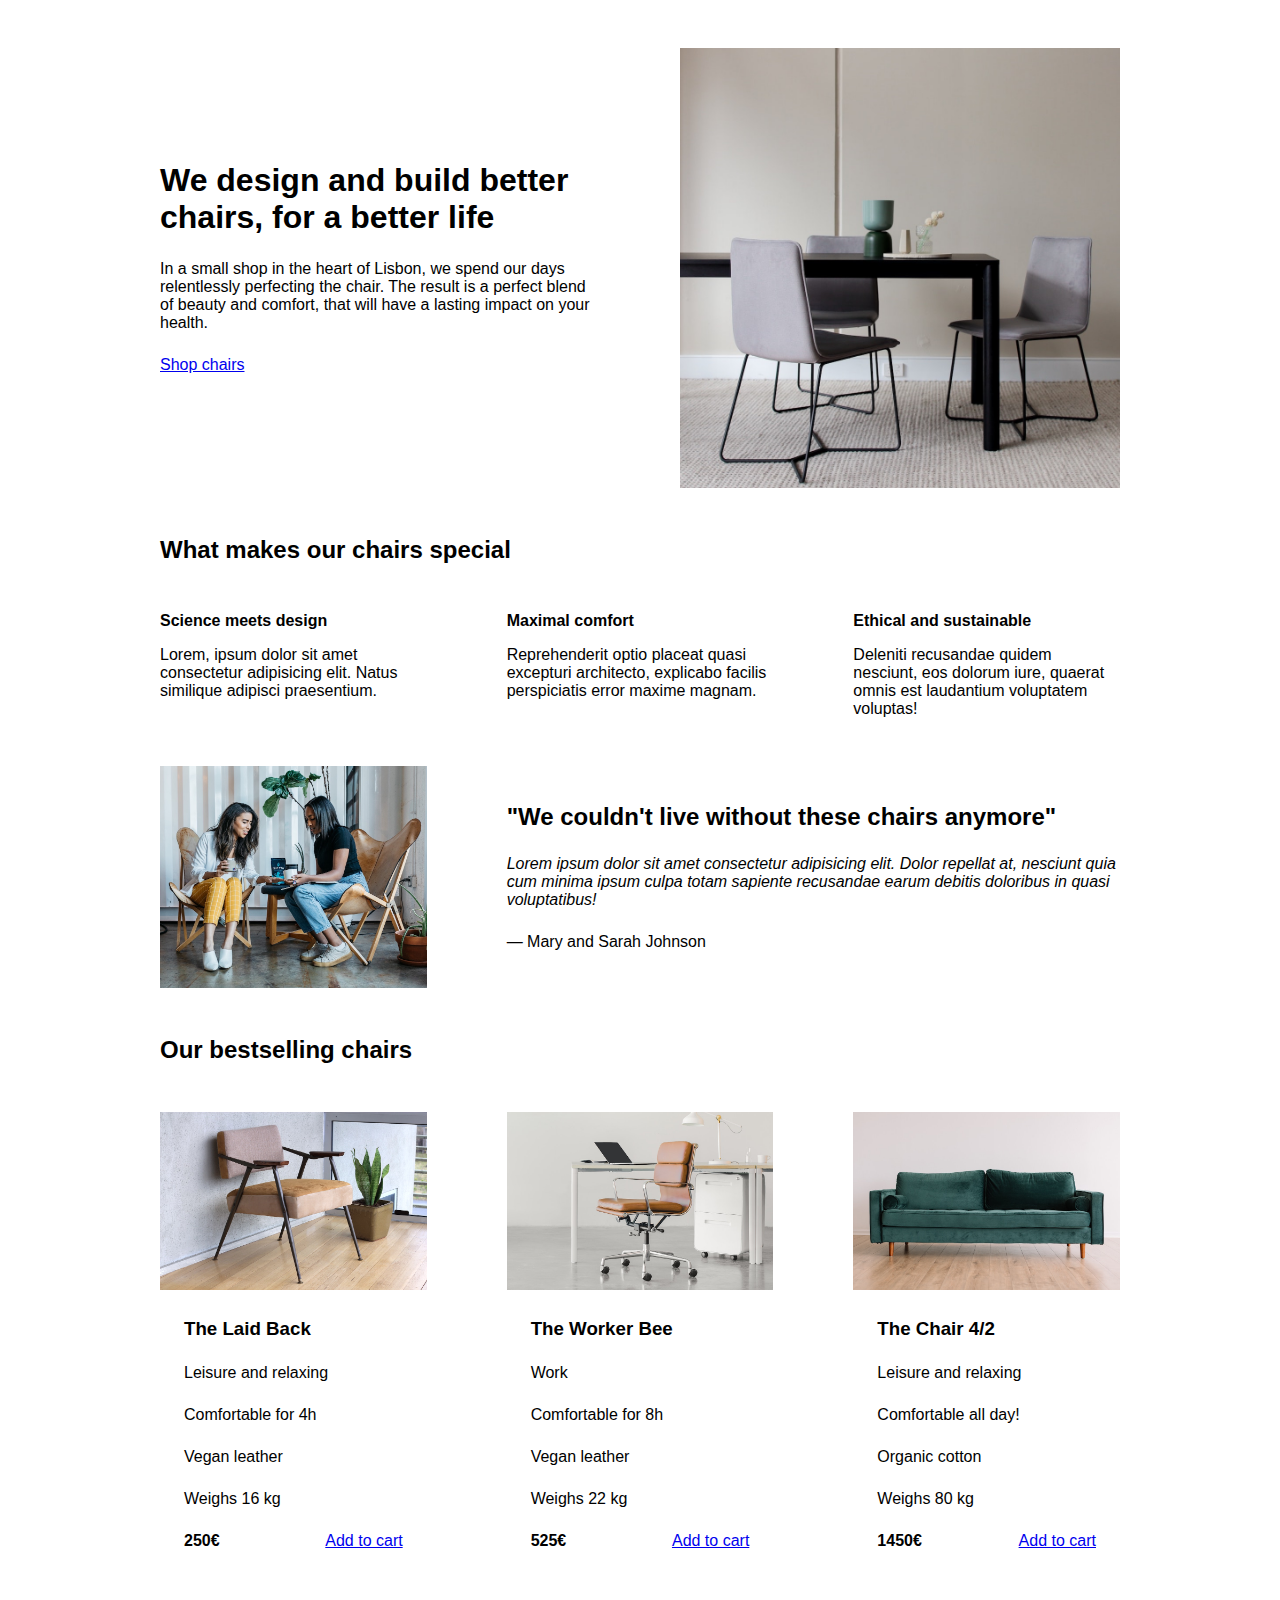
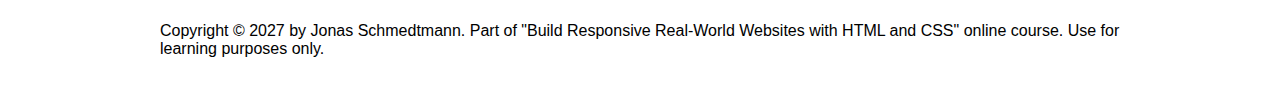
<file: html-css-course-master/starter/05-Design/index.html>
<!DOCTYPE html>
<html lang="en">
  <head>
    <meta charset="UTF-8" />
    <meta http-equiv="X-UA-Compatible" content="IE=edge" />
    <meta name="viewport" content="width=device-width, initial-scale=1.0" />

    <link rel="stylesheet" href="style.css" />
    <title>Lisbon Chair Shop</title>
  </head>
  
  <body>
    <div class="container">
      <header>
        <div class="header-text-box">
          <h1>We design and build better chairs, for a better life</h1>
          <p class="header-text">
            In a small shop in the heart of Lisbon, we spend our days
            relentlessly perfecting the chair. The result is a perfect blend of
            beauty and comfort, that will have a lasting impact on your health.
          </p>
          <a class="btn btn--big" href="#">Shop chairs</a>
        </div>
        <img src="hero.jpg" alt="Photo" />
      </header>

      <section>
        <h2>What makes our chairs special</h2>
        <div class="grid-3-cols">
          <div>
            <p class="features-title"><strong>Science meets design</strong></p>
            <p class="features-text">
              Lorem, ipsum dolor sit amet consectetur adipisicing elit. Natus
              similique adipisci praesentium.
            </p>
          </div>

          <div>
            <p class="features-title">
              <strong>Maximal comfort</strong>
            </p>
            <p class="features-text">
              Reprehenderit optio placeat quasi excepturi architecto, explicabo
              facilis perspiciatis error maxime magnam.
            </p>
          </div>

          <div>
            <p class="features-title">
              <strong>Ethical and sustainable</strong>
            </p>
            <p class="features-text">
              Deleniti recusandae quidem nesciunt, eos dolorum iure, quaerat
              omnis est laudantium voluptatem voluptas!
            </p>
          </div>
        </div>
      </section>

      <section class="testimonial-section">
        <div class="grid-3-cols">
          <img src="customers.jpg" alt="People sitting on chairs" />
          <div class="testimonial-box">
            <h2>"We couldn't live without these chairs anymore"</h2>
            <blockquote class="testimonial-text">
              Lorem ipsum dolor sit amet consectetur adipisicing elit. Dolor
              repellat at, nesciunt quia cum minima ipsum culpa totam sapiente
              recusandae earum debitis doloribus in quasi voluptatibus!
            </blockquote>
            <p class="testimonial-author">&mdash; Mary and Sarah Johnson</p>
          </div>
        </div>
      </section>

      <section>
        <h2>Our bestselling chairs</h2>
        <div class="grid-3-cols">
          <figure class="chair">
            <img src="chair-1.jpg" alt="Chair" />
            <div class="chair-box">
              <h3>The Laid Back</h3>
              <ul class="chair-details">
                <li>
                  <!-- Span is a generic INLINE text element, it doesn't have any meaning. It's like a div element, but inline -->
                  <span>Leisure and relaxing</span>
                </li>
                <li>
                  <span>Comfortable for 4h</span>
                </li>
                <li>
                  <span>Vegan leather</span>
                </li>
                <li>
                  <span>Weighs 16 kg</span>
                </li>
              </ul>
              <div class="chair-price">
                <strong>250€</strong>
                <a href="#" class="btn btn--small">Add to cart</a>
              </div>
            </div>
          </figure>

          <figure class="chair">
            <img src="chair-2.jpg" alt="Chair" />
            <div class="chair-box">
              <h3>The Worker Bee</h3>
              <ul class="chair-details">
                <li>
                  <span>Work</span>
                </li>
                <li>
                  <span>Comfortable for 8h</span>
                </li>
                <li>
                  <span>Vegan leather</span>
                </li>
                <li>
                  <span>Weighs 22 kg</span>
                </li>
              </ul>
              <div class="chair-price">
                <strong>525€</strong>
                <a href="#" class="btn btn--small">Add to cart</a>
              </div>
            </div>
          </figure>

          <figure class="chair">
            <img src="chair-3.jpg" alt="Chair" />
            <div class="chair-box">
              <h3>The Chair 4/2</h3>
              <ul class="chair-details">
                <li>
                  <span>Leisure and relaxing</span>
                </li>
                <li>
                  <span>Comfortable all day!</span>
                </li>
                <li>
                  <span>Organic cotton</span>
                </li>
                <li>
                  <span>Weighs 80 kg</span>
                </li>
              </ul>
              <div class="chair-price">
                <strong>1450€</strong>
                <a href="#" class="btn btn--small">Add to cart</a>
              </div>
            </div>
          </figure>
        </div>
      </section>

      <footer>
        Copyright &copy; 2027 by Jonas Schmedtmann. Part of "Build Responsive
        Real-World Websites with HTML and CSS" online course. Use for learning
        purposes only.
      </footer>
    </div>
  </body>
</html>
</file>
<file: scratch/style.css>
.container {
  display: grid;
  grid-template-columns: 1fr 300px; /* 2 columns */
  column-gap: 50px;
  row-gap: 30px;
}

header {
  background-color: blue;
  grid-column: 1 / -1; /* span all columns */
}

article {
  background-color: red;
}

aside {
  background-color: green;
}

footer {
  background-color: yellow;
  grid-column: 1 / -1; /* span all columns */
}
</file>
<file: html-css-course-master/final/03-CSS-Fundamentals/style.css>
* {
  /* border-top: 10px solid #1098ad; */
  margin: 0;
  padding: 0;
}

/* PAGE SECTIONS */
body {
  color: #444;
  font-family: sans-serif;

  border-top: 10px solid #1098ad;
  position: relative;
}

.container {
  width: 800px;
  /* margin-left: auto;
  margin-right: auto; */
  margin: 0 auto;
}

.main-header {
  background-color: #f7f7f7;
  /* padding: 20px;
  padding-left: 40px;
  padding-right: 40px; */
  padding: 20px 40px;
  margin-bottom: 60px;
  /* height: 80px; */
}

nav {
  font-size: 18px;
  /* text-align: center; */
}

article {
  margin-bottom: 60px;
}

.post-header {
  margin-bottom: 40px;
  /* position: relative; */
}

aside {
  background-color: #f7f7f7;
  border-top: 5px solid #1098ad;
  border-bottom: 5px solid #1098ad;
  /* padding-top: 50px;
  padding-bottom: 50px; */
  padding: 50px 0;
  width: 500px;
}

/* SMALLER ELEMENTS */
h1,
h2,
h3 {
  color: #1098ad;
}

h1 {
  font-size: 26px;
  text-transform: uppercase;
  font-style: italic;
}

h2 {
  font-size: 40px;
  margin-bottom: 30px;
}

h3 {
  font-size: 30px;
  margin-bottom: 20px;
  margin-top: 40px;
}

h4 {
  font-size: 20px;
  text-transform: uppercase;
  text-align: center;
}

p {
  font-size: 22px;
  line-height: 1.5;
  margin-bottom: 15px;
}

ul,
ol {
  margin-left: 50px;
  margin-bottom: 20px;
}

li {
  font-size: 20px;
  margin-bottom: 10px;
  /* display: inline; */
}

li:last-child {
  margin-bottom: 0;
}

/* footer p {
  font-size: 16px;
} */

/* article header p {
  font-style: italic;
} */

#author {
  font-style: italic;
  font-size: 18px;
}

#copyright {
  font-size: 16px;
}

.related-author {
  font-size: 18px;
  font-weight: bold;
}

/* ul {
  list-style: none;
} */

.related {
  list-style: none;
}

body {
  /* background-color: orangered; */
}

/* .first-li {
  font-weight: bold;
} */

li:first-child {
  font-weight: bold;
}

li:last-child {
  font-style: italic;
}

li:nth-child(even) {
  /* color: red; */
}

/* Misconception: this won't work! */
article p:first-child {
  color: red;
}

/* Styling links */
a:link {
  color: #1098ad;
  text-decoration: none;
}

a:visited {
  /* color: #777; */
  color: #1098ad;
}

a:hover {
  color: orangered;
  font-weight: bold;
  text-decoration: underline orangered;
}

a:active {
  background-color: black;
  font-style: italic;
}
/* LVHA */

.post-img {
  width: 100%;
  height: auto;
}

nav a:link {
  /* background-color: orangered;
  margin: 20px;
  padding: 20px;

  display: block; */

  margin-right: 30px;
  margin-top: 10px;
  display: inline-block;
}

nav a:link:last-child {
  margin-right: 0;
}

button {
  font-size: 22px;
  padding: 20px;
  cursor: pointer;

  position: absolute;
  /* top: 50px;
  left: 50px; */
  bottom: 50px;
  right: 50px;
}

h1::first-letter {
  font-style: normal;
  margin-right: 5px;
}

h3 + p::first-line {
  /* color: red; */
}

h2 {
  /* background-color: orange; */
  position: relative;
}

h2::before {
  content: "TOP";
  background-color: #ffe70e;
  color: #444;
  font-size: 16px;
  font-weight: bold;
  display: inline-block;
  padding: 5px 10px;
  position: absolute;
  top: -10px;
  right: -25px;
}

/* Resolving conflicts */
/* #copyright {
  color: red;
}

.copyright {
  color: blue;
}

.text {
  color: yellow;
}

footer p {
  color: green !important;
} */

/* nav a:link,
nav p {
  font-size: 18px;
} */
</file>
<file: html-css-course-master/final/04-CSS-Layouts/style.css>
* {
  /* border-top: 10px solid #1098ad; */
  margin: 0;
  padding: 0;
  box-sizing: border-box;
}

/* PAGE SECTIONS */
body {
  color: #444;
  font-family: sans-serif;

  border-top: 10px solid #1098ad;
  position: relative;
}

.container {
  width: 1200px;
  /* margin-left: auto;
  margin-right: auto; */
  margin: 0 auto;
}

.main-header {
  background-color: #f7f7f7;
  /* padding: 20px;
  padding-left: 40px;
  padding-right: 40px; */
  padding: 20px 40px;
  /* margin-bottom: 60px; */
  /* height: 80px; */
}

nav {
  font-size: 18px;
  /* text-align: center; */
}

article {
  /* margin-bottom: 60px; */
}

.post-header {
  margin-bottom: 40px;
  /* position: relative; */
}

aside {
  background-color: #f7f7f7;
  border-top: 5px solid #1098ad;
  border-bottom: 5px solid #1098ad;
  padding: 50px 40px;
}

/* SMALLER ELEMENTS */
h1,
h2,
h3 {
  color: #1098ad;
}

h1 {
  font-size: 26px;
  text-transform: uppercase;
  font-style: italic;
}

h2 {
  font-size: 40px;
  margin-bottom: 30px;
}

h3 {
  font-size: 30px;
  margin-bottom: 20px;
  margin-top: 40px;
}

h4 {
  font-size: 20px;
  text-transform: uppercase;
  text-align: center;
  margin-bottom: 30px;
}

p {
  font-size: 22px;
  line-height: 1.5;
  margin-bottom: 15px;
}

ul,
ol {
  margin-left: 50px;
  margin-bottom: 20px;
}

li {
  font-size: 20px;
  margin-bottom: 10px;
  /* display: inline; */
}

li:last-child {
  margin-bottom: 0;
}

/* footer p {
  font-size: 16px;
} */

/* article header p {
  font-style: italic;
} */

#author {
  font-style: italic;
  font-size: 18px;
}

#copyright {
  font-size: 16px;
}

.related-author {
  font-size: 18px;
  font-weight: bold;
}

/* ul {
  list-style: none;
} */

.related {
  list-style: none;
  margin-left: 0;
}

body {
  /* background-color: orangered; */
}

/* .first-li {
  font-weight: bold;
} */

li:first-child {
  font-weight: bold;
}

li:last-child {
  font-style: italic;
}

li:nth-child(even) {
  /* color: red; */
}

/* Misconception: this won't work! */
article p:first-child {
  color: red;
}

/* Styling links */
a:link {
  color: #1098ad;
  text-decoration: none;
}

a:visited {
  /* color: #777; */
  color: #1098ad;
}

a:hover {
  color: orangered;
  font-weight: bold;
  text-decoration: underline orangered;
}

a:active {
  background-color: black;
  font-style: italic;
}
/* LVHA */

.post-img {
  width: 100%;
  height: auto;
}

nav a:link {
  /* background-color: orangered;
  margin: 20px;
  padding: 20px;

  display: block; */

  margin-right: 30px;
  display: inline-block;
}

nav a:link:last-child {
  margin-right: 0;
}

button {
  font-size: 22px;
  padding: 20px;
  cursor: pointer;

  position: absolute;
  /* top: 50px;
  left: 50px; */
  bottom: 50px;
  right: 50px;
}

h1::first-letter {
  font-style: normal;
  margin-right: 5px;
}

h3 + p::first-line {
  /* color: red; */
}

h2 {
  /* background-color: orange; */
  position: relative;
}

h2::before {
  content: "TOP";
  background-color: #ffe70e;
  color: #444;
  font-size: 16px;
  font-weight: bold;
  display: inline-block;
  padding: 5px 10px;
  position: absolute;
  top: -10px;
  right: -25px;
}

/* Resolving conflicts */
/* #copyright {
  color: red;
}

.copyright {
  color: blue;
}

.text {
  color: yellow;
}

footer p {
  color: green !important;
} */

/* nav a:link,
nav p {
  font-size: 18px;
} */

/* FLOATS */
/*
.author-img {
  float: left;
  margin-bottom: 20px;
}

.author {
  float: left;
  margin-top: 10px;
  margin-left: 20px;
}

h1 {
  float: left;
}

nav {
  float: right;
}

.clear {
  clear: both;
}

.clearfix::after {
  clear: both;
  content: "";
  display: block;
}

article {
  width: 825px;
  float: left;
}

aside {
  width: 300px;
  float: right;
}

footer {
  clear: both;
}
*/

/* FLEXBOX */
.main-header {
  display: flex;
  align-items: center;
  justify-content: space-between;
}

.author-box {
  display: flex;
  align-items: center;
  margin-bottom: 15px;
}

.author {
  margin-bottom: 0;
  margin-left: 15px;
}

.related-post {
  display: flex;
  align-items: center;
  gap: 20px;
  margin-bottom: 30px;
}

.related-link:link {
  font-size: 17px;
  font-weight: bold;
  font-style: normal;
  margin-bottom: 5px;
  display: block;
}

.related-author {
  margin-bottom: 0;
  font-size: 14px;
  font-weight: normal;
  font-style: italic;
}

/* FLEXBOX LAYOUT */
/* .row {
  display: flex;
  align-items: flex-start;
  gap: 75px;
  margin-bottom: 60px;
}

article {
  flex: 1;
  margin-bottom: 0;
}

aside {
  
  DEFAULTS:
  flex-grow: 0;
  flex-shrink: 1;
  flex-basis: auto;

  flex: 0 0 300px;
} */

/* CSS GRID LAYOUT */
.container {
  display: grid;
  grid-template-columns: 1fr 300px;
  column-gap: 75px;
  row-gap: 60px;
  align-items: start;
}

.main-header {
  /* grid-column: 1 / span 2; */
  grid-column: 1 / -1;
}

article {
}

aside {
}

footer {
  grid-column: 1 / -1;
}
</file>
<file: html-css-course-master/final/05-Design/style.css>
/*
SPACING SYSTEM (px)
2 / 4 / 8 / 12 / 16 / 24 / 32 / 48 / 64 / 80 / 96 / 128

FONT SIZE SYSTEM (px)
10 / 12 / 14 / 16 / 18 / 20 / 24 / 30 / 36 / 44 / 52 / 62 / 74 / 86 / 98
*/

/* 
MAIN COLOR: #087f5b
GREY COLOR: #343a40
*/

* {
  margin: 0;
  padding: 0;
  box-sizing: border-box;
}

/* ------------------------ */
/* GENERAL STYLES */
/* ------------------------ */
body {
  font-family: "Inter", sans-serif;
  color: #343a40;
  border-bottom: 8px solid #087f5b;
}

.container {
  width: 960px;
  margin: 0 auto;
}

header,
section {
  margin-bottom: 96px;
}

h2 {
  margin-bottom: 48px;
  font-size: 36px;
  letter-spacing: -0.5px;
  /* 24 / 30 / 36 */
}

.grid-3-cols {
  display: grid;
  grid-template-columns: repeat(3, 1fr);
  column-gap: 80px;
}

.btn:link,
.btn:visited {
  background-color: #087f5b;
  color: #fff;
  text-decoration: none;
  text-transform: uppercase;
  font-weight: 500;

  display: inline-block;
  border-radius: 100px;
}

.btn:hover,
.btn:active {
  background-color: #099268;
}

.btn--big {
  font-size: 18px;
  padding: 16px 32px;
}

.btn--small {
  font-size: 14px;
  padding: 8px 12px;
}

img {
  border-radius: 12px;
}

/* ------------------------ */
/* COMPONENT STYLES */
/* ------------------------ */

/* HEADER */
header {
  display: grid;
  grid-template-columns: repeat(2, 1fr);
  column-gap: 80px;
  margin-top: 64px;
}

.header-text-box {
  align-self: center;
}

h1 {
  margin-bottom: 32px;
  font-size: 44px;
  line-height: 1.1;
  letter-spacing: -1px;
  /* 44 / 52 / 62 */

  /* text-shadow: 0 5px 5px rgba(0, 0, 0, 0.2); */
}

.header-text {
  margin-bottom: 24px;
  font-size: 18px;
  line-height: 1.7;
}

img {
  width: 100%;
}

/* FEATURES */
.features-icon {
  stroke: #087f5b;
  width: 32px;
  heigh: 32px;
  margin-bottom: 24px;
}

.features-title {
  margin-bottom: 16px;
  font-size: 20px;
}

.features-text {
  font-size: 18px;
  line-height: 1.7;
}

/* TESTIMONIAL */
.testimonial-section {
  background-color: #087f5b;
  color: #fff;
  padding: 24px;
  border-radius: 12px;
}

.testimonial-box {
  grid-column: 2 / -1;
  align-self: center;
}

.testimonial-box h2 {
  margin-bottom: 24px;
  /* 20 / 24 / 30 */
  font-size: 24px;
}

.testimonial-text {
  font-style: italic;
  margin-bottom: 24px;
  font-size: 18px;
  line-height: 1.7;
  color: ##e6fcf5;
}

.testimonial-author {
  color: #c3fae8;
}

/* CHAIRS */
.chair {
  box-shadow: 0 20px 30px 0 rgba(0, 0, 0, 0.07);
  border-radius: 12px;
}

.chair img {
  border-bottom-left-radius: 0;
  border-bottom-right-radius: 0;
}

.chair-box {
  padding: 32px;
}

h3 {
  margin-bottom: 24px;
  font-size: 20px;
}

.chair-details {
  list-style: none;
  margin-bottom: 48px;
}

.chair-details li {
  display: flex;
  align-items: center;
  gap: 12px;
  margin-bottom: 16px;
}

.chair-details li:last-child {
  margin-bottom: 0;
}

.chair-icon {
  stroke: #087f5b;
  width: 24px;
  height: 24px;
}

.chair-price {
  display: flex;
  justify-content: space-between;
  align-items: center;
  font-size: 20px;
}

footer {
  margin-bottom: 48px;
  font-size: 14px;
  color: #495057;
}
</file>
<file: html-css-course-master/starter/05-Design/style.css>
/*
SPACING SYSTEM (px)
2 / 4 / 8 / 12 / 16 / 24 / 32 / 48 / 64 / 80 / 96 / 128

FONT SIZE SYSTEM (px)
10 / 12 / 14 / 16 / 18 / 20 / 24 / 30 / 36 / 44 / 52 / 62 / 74 / 86 / 98
*/

* {
  margin: 0;
  padding: 0;
  box-sizing: border-box;
}

/* ------------------------ */
/* GENERAL STYLES */
/* ------------------------ */
body {
  font-family: sans-serif;
}

.container {
  width: 960px;
  margin: 0 auto;
}

header,
section {
  margin-bottom: 48px;
}

h2 {
  margin-bottom: 48px;
}

.grid-3-cols {
  display: grid;
  grid-template-columns: repeat(3, 1fr);
  column-gap: 80px;
}

/* ------------------------ */
/* COMPONENT STYLES */
/* ------------------------ */

/* HEADER */
header {
  display: grid;
  grid-template-columns: repeat(2, 1fr);
  column-gap: 80px;
  margin-top: 48px;
}

.header-text-box {
  align-self: center;
}

h1 {
  margin-bottom: 24px;
}

.header-text {
  margin-bottom: 24px;
}

img {
  width: 100%;
}

/* FEATURES */
.features-icon {
}

.features-title {
  margin-bottom: 16px;
}

.features-text {
}

/* TESTIMONIAL */
.testimonial-section {
}

.testimonial-box {
  grid-column: 2 / -1;
  align-self: center;
}

.testimonial-box h2 {
  margin-bottom: 24px;
}

.testimonial-text {
  font-style: italic;
  margin-bottom: 24px;
}

/* CHAIRS */
.chair-box {
  padding: 24px;
}

h3 {
  margin-bottom: 24px;
}

.chair-details {
  list-style: none;
  margin-bottom: 24px;
}

.chair-details li {
  display: flex;
  align-items: center;
  gap: 12px;
  margin-bottom: 24px;
}

.chair-details li:last-child {
  margin-bottom: 0;
}

.chair-icon {
}

.chair-price {
  display: flex;
  justify-content: space-between;
}

footer {
  margin-bottom: 48px;
}
</file>
